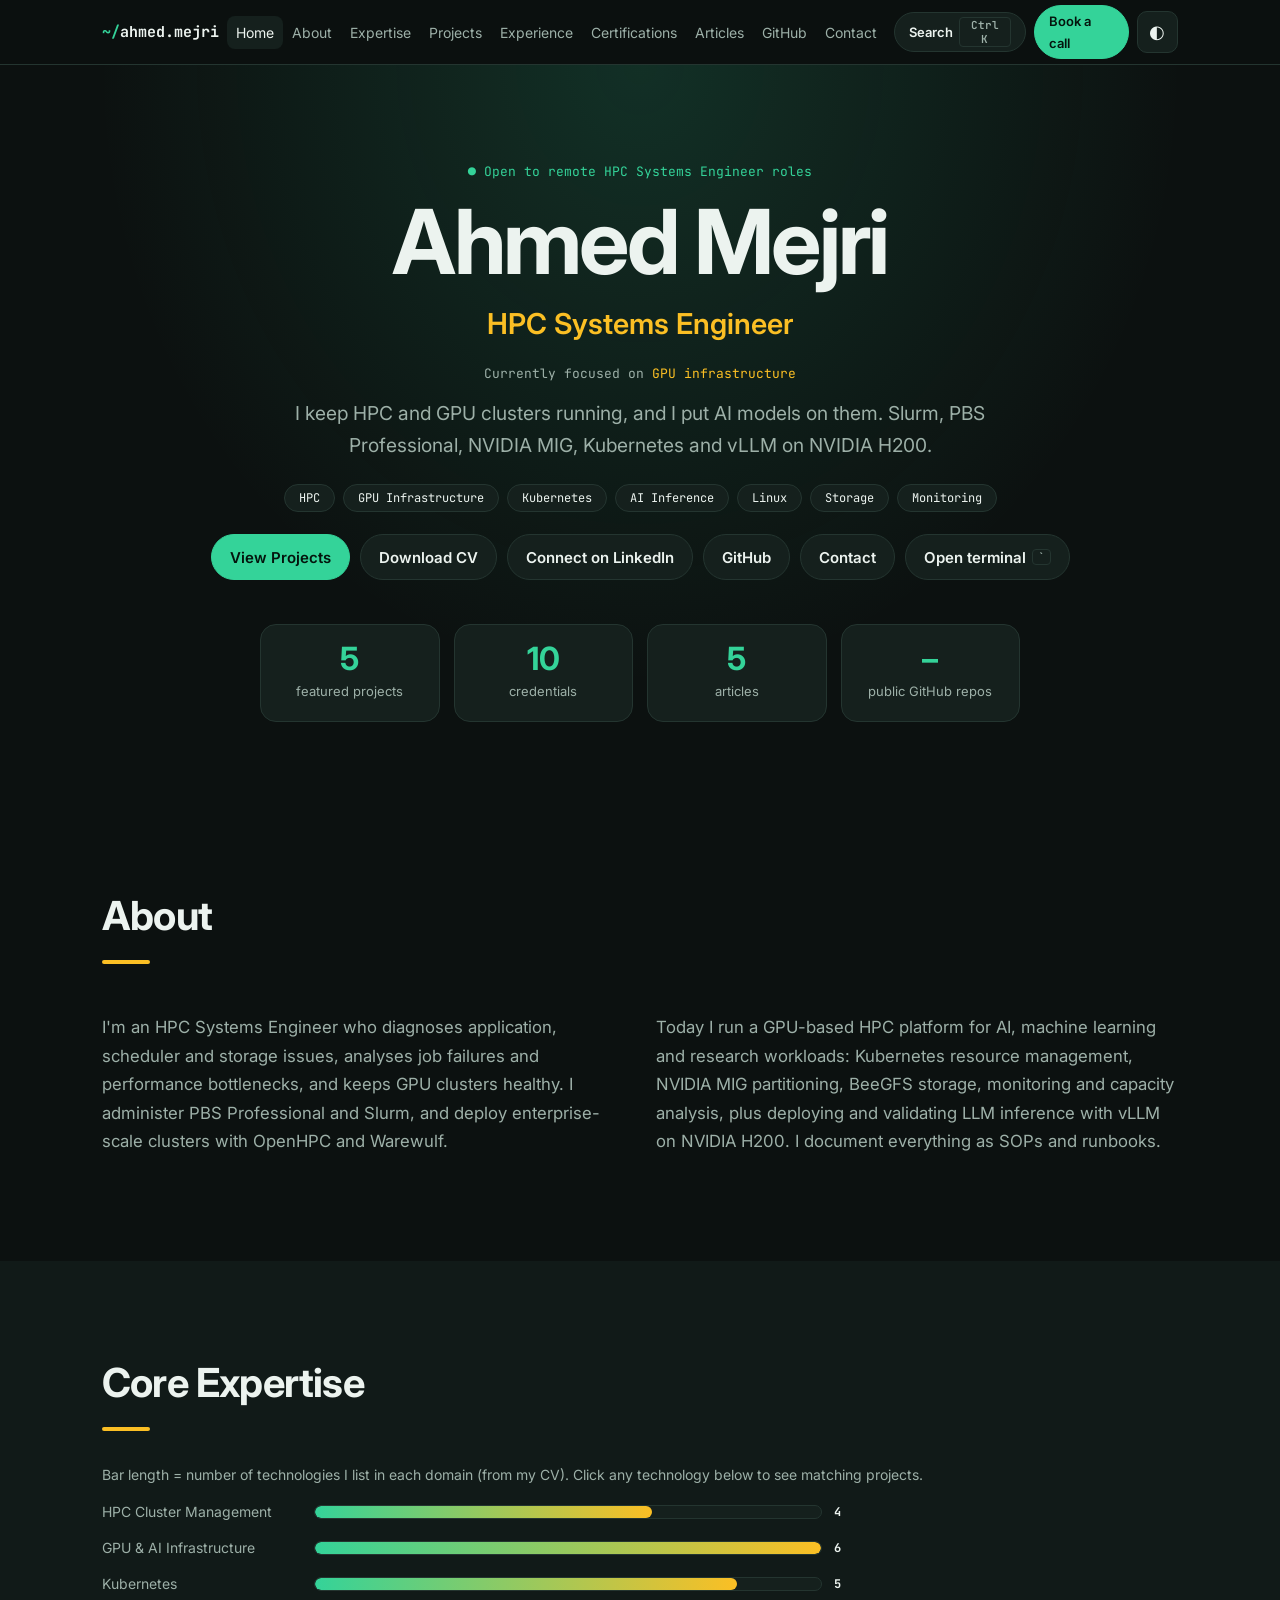
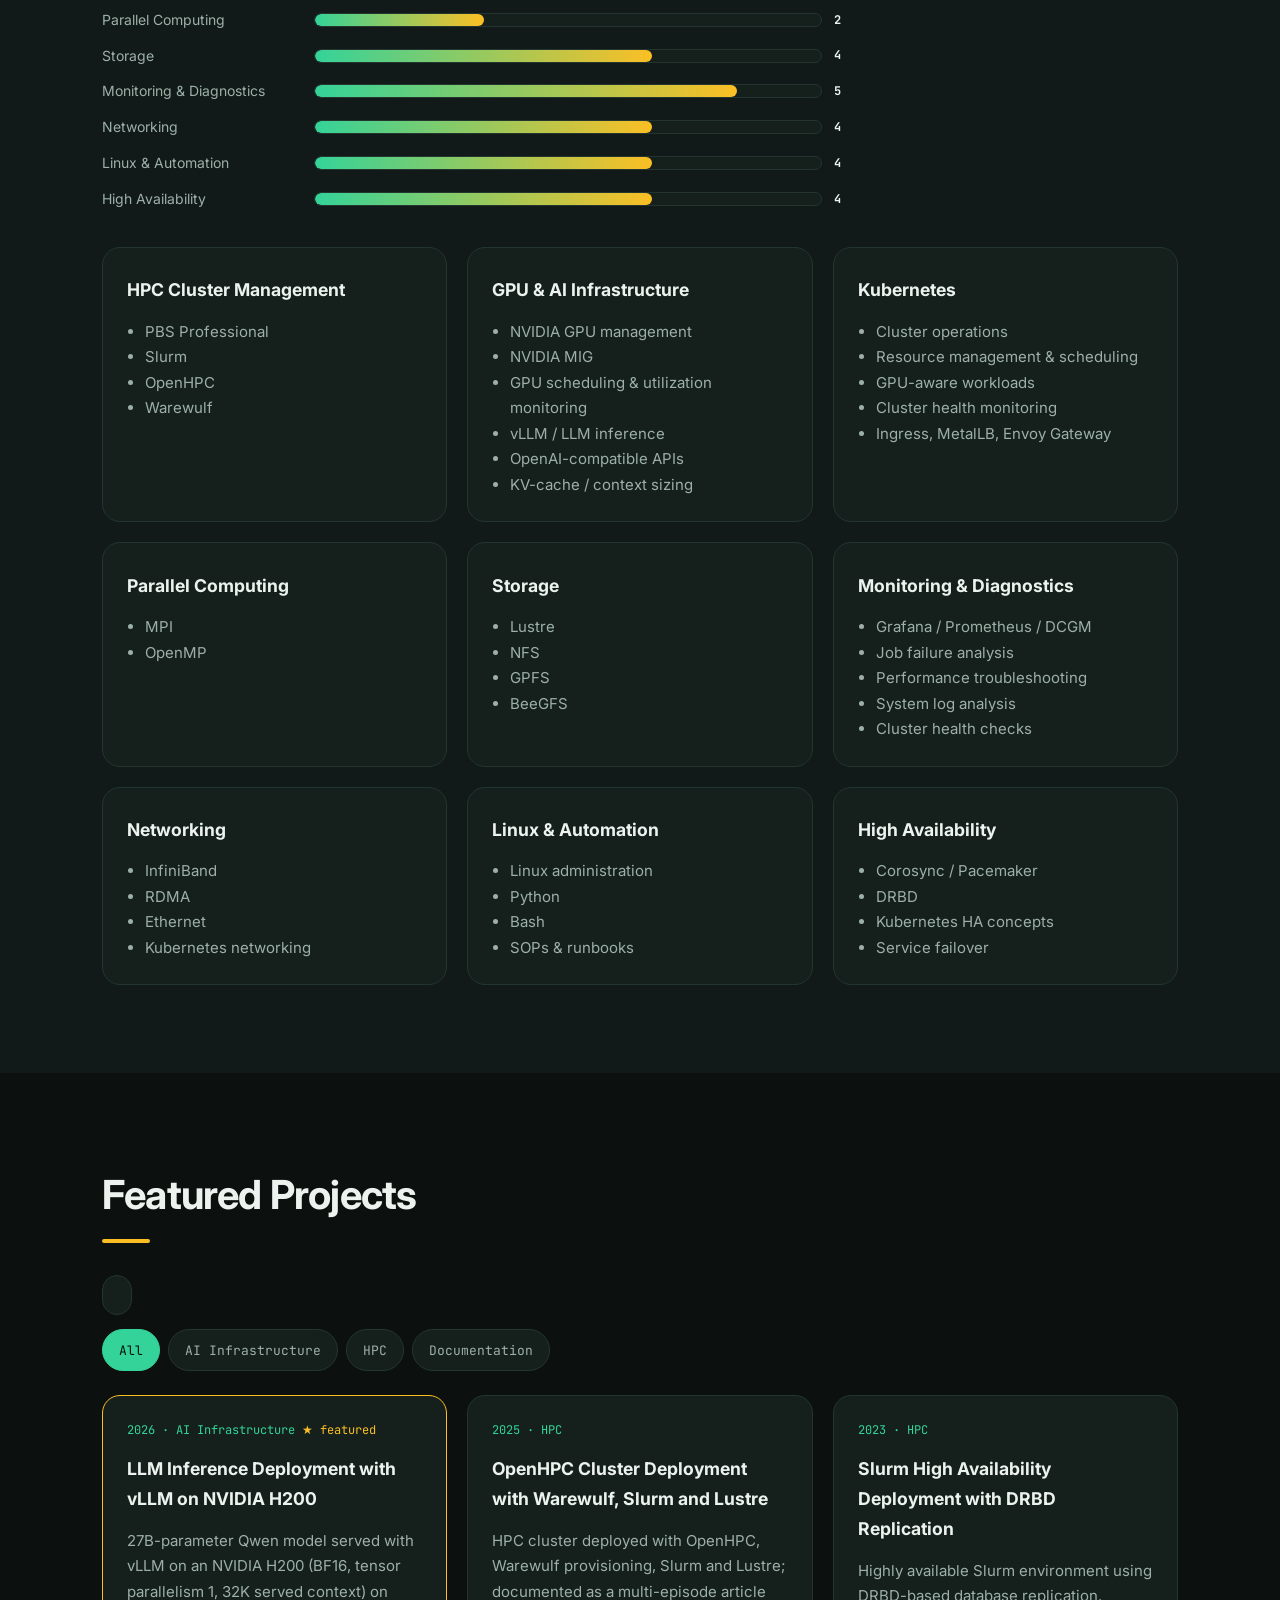
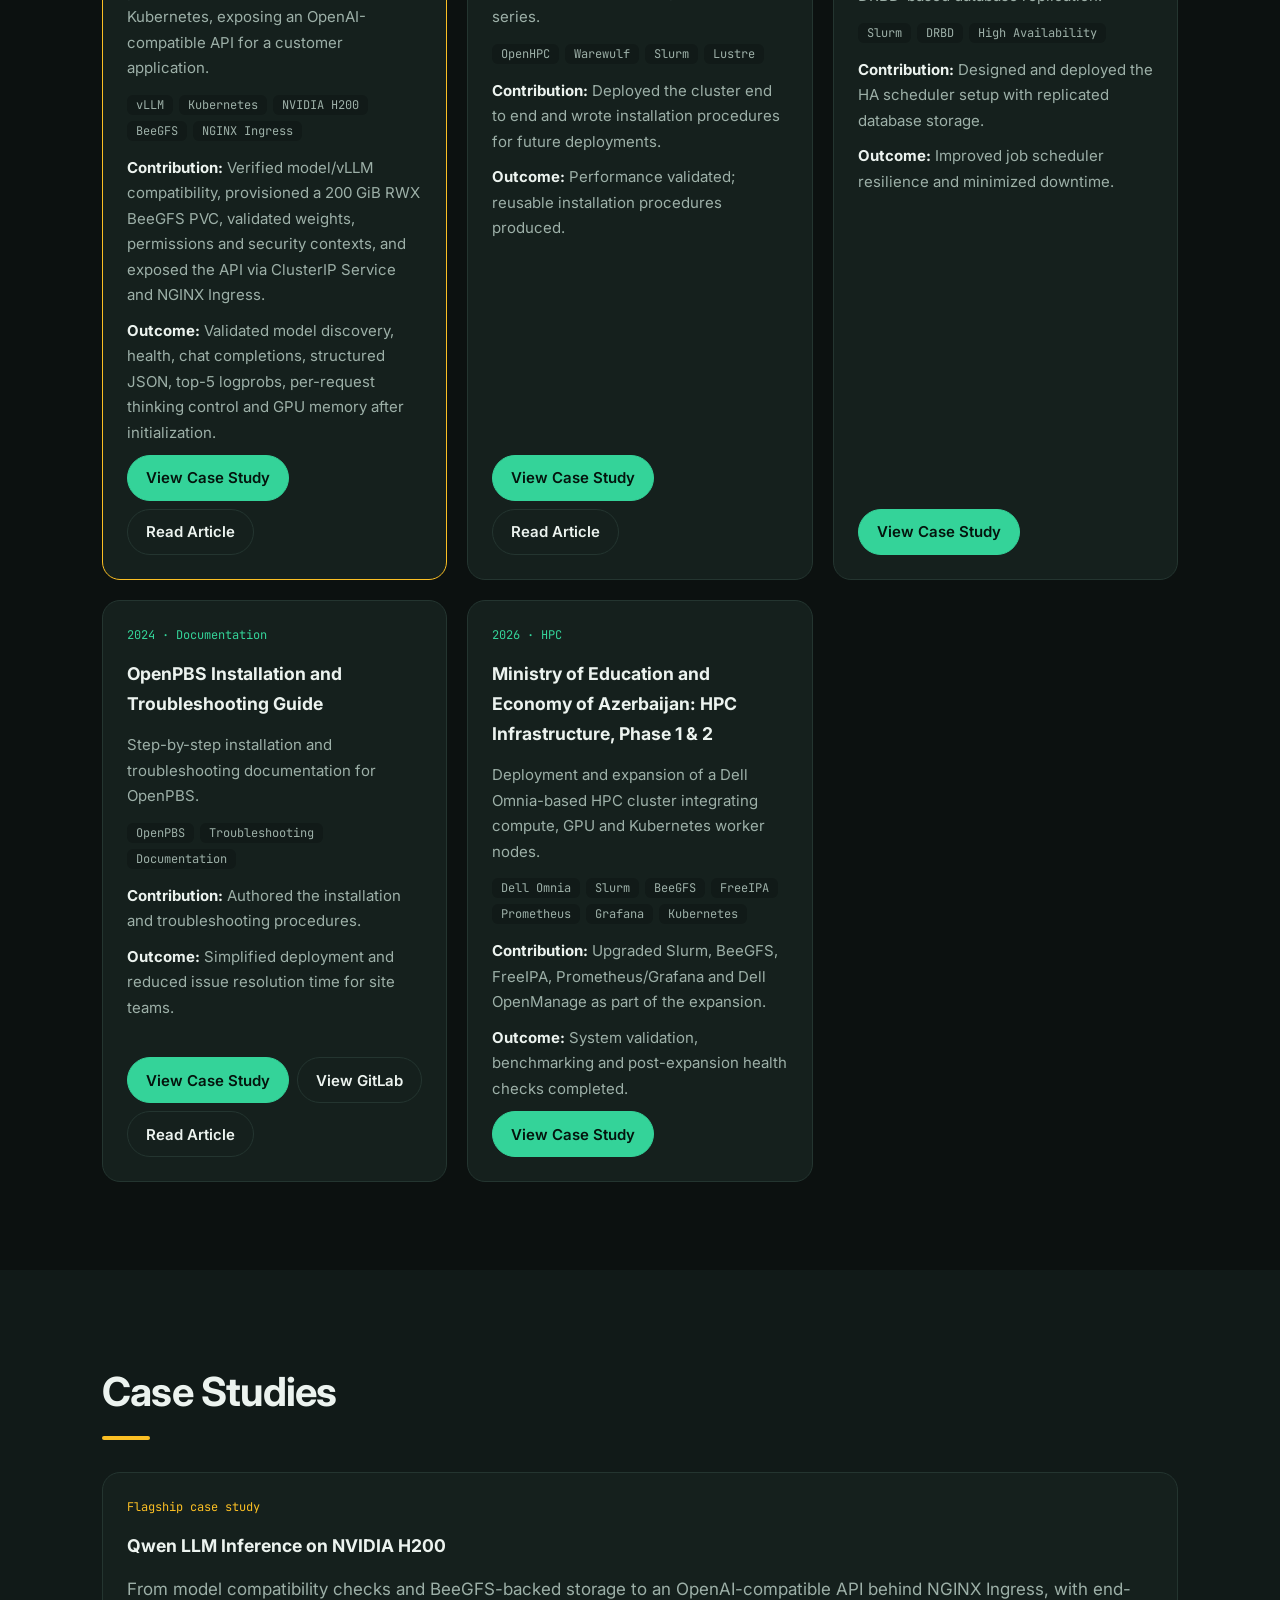
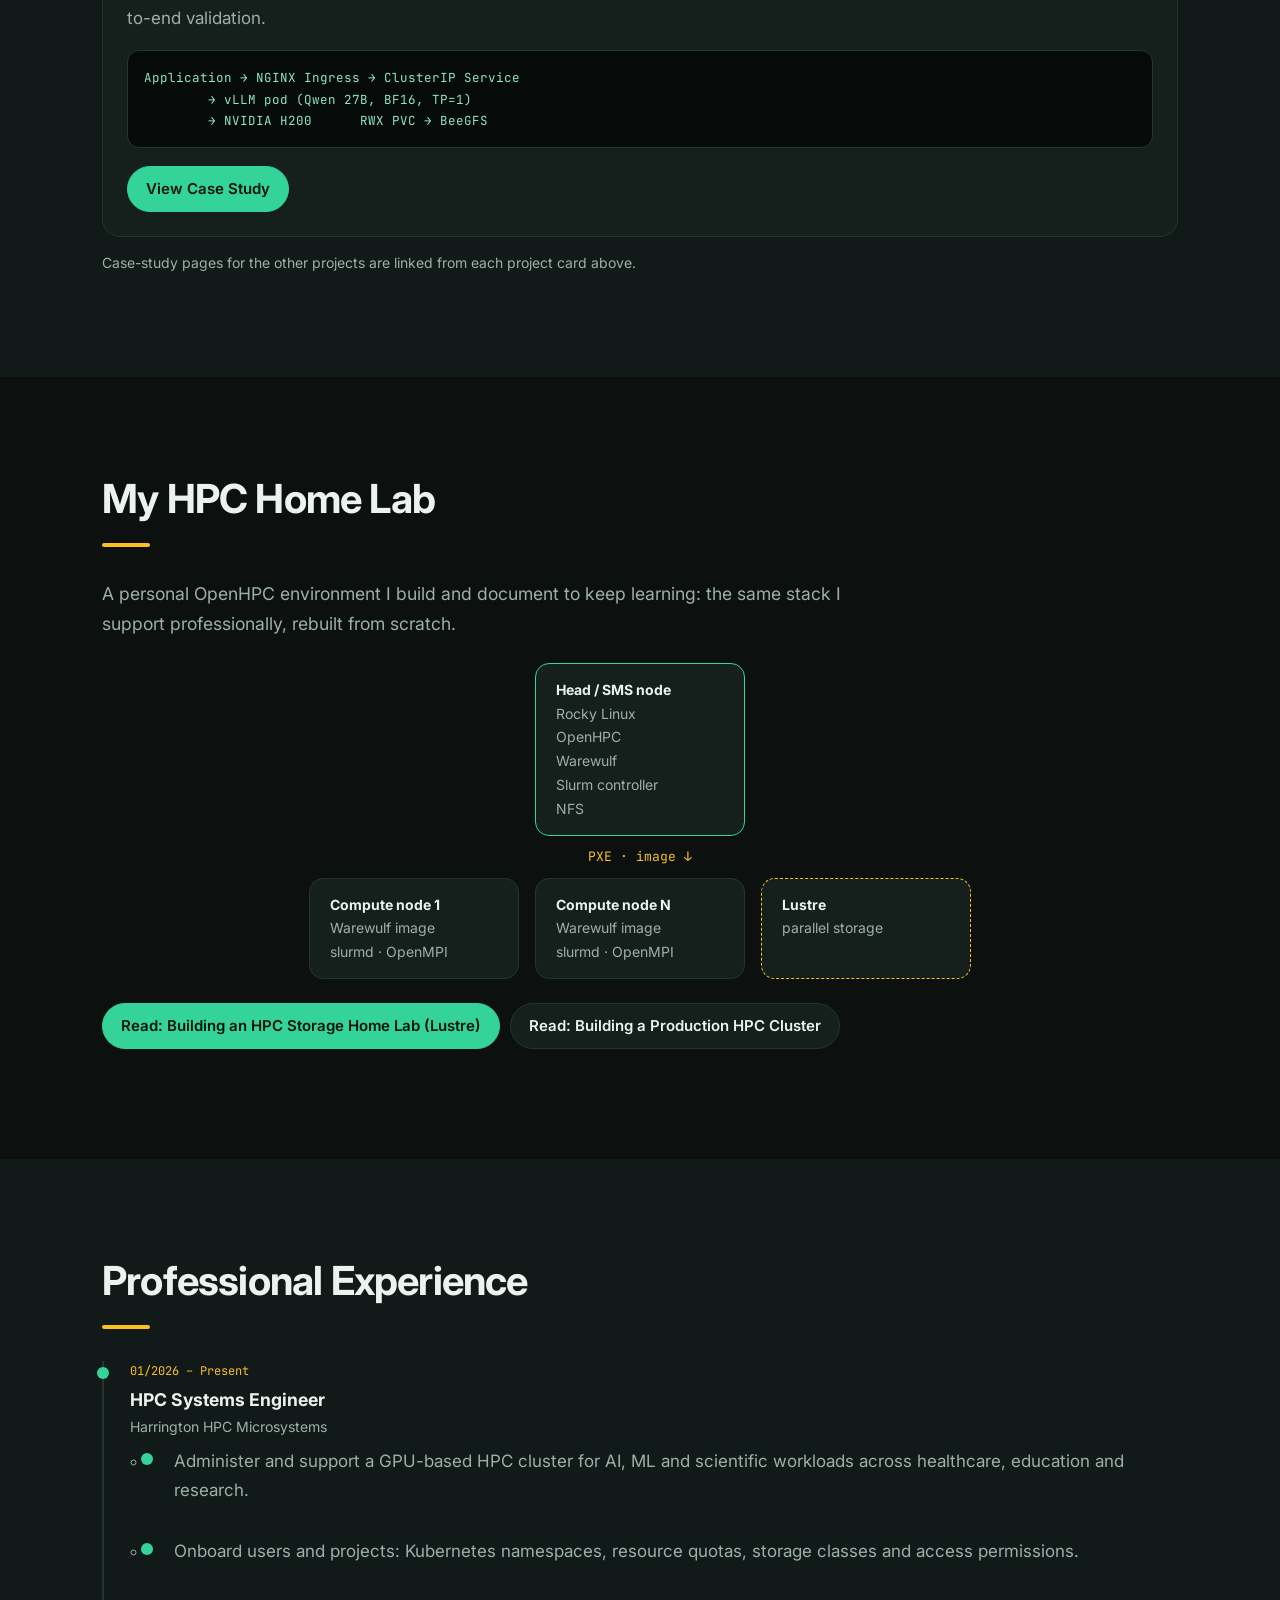
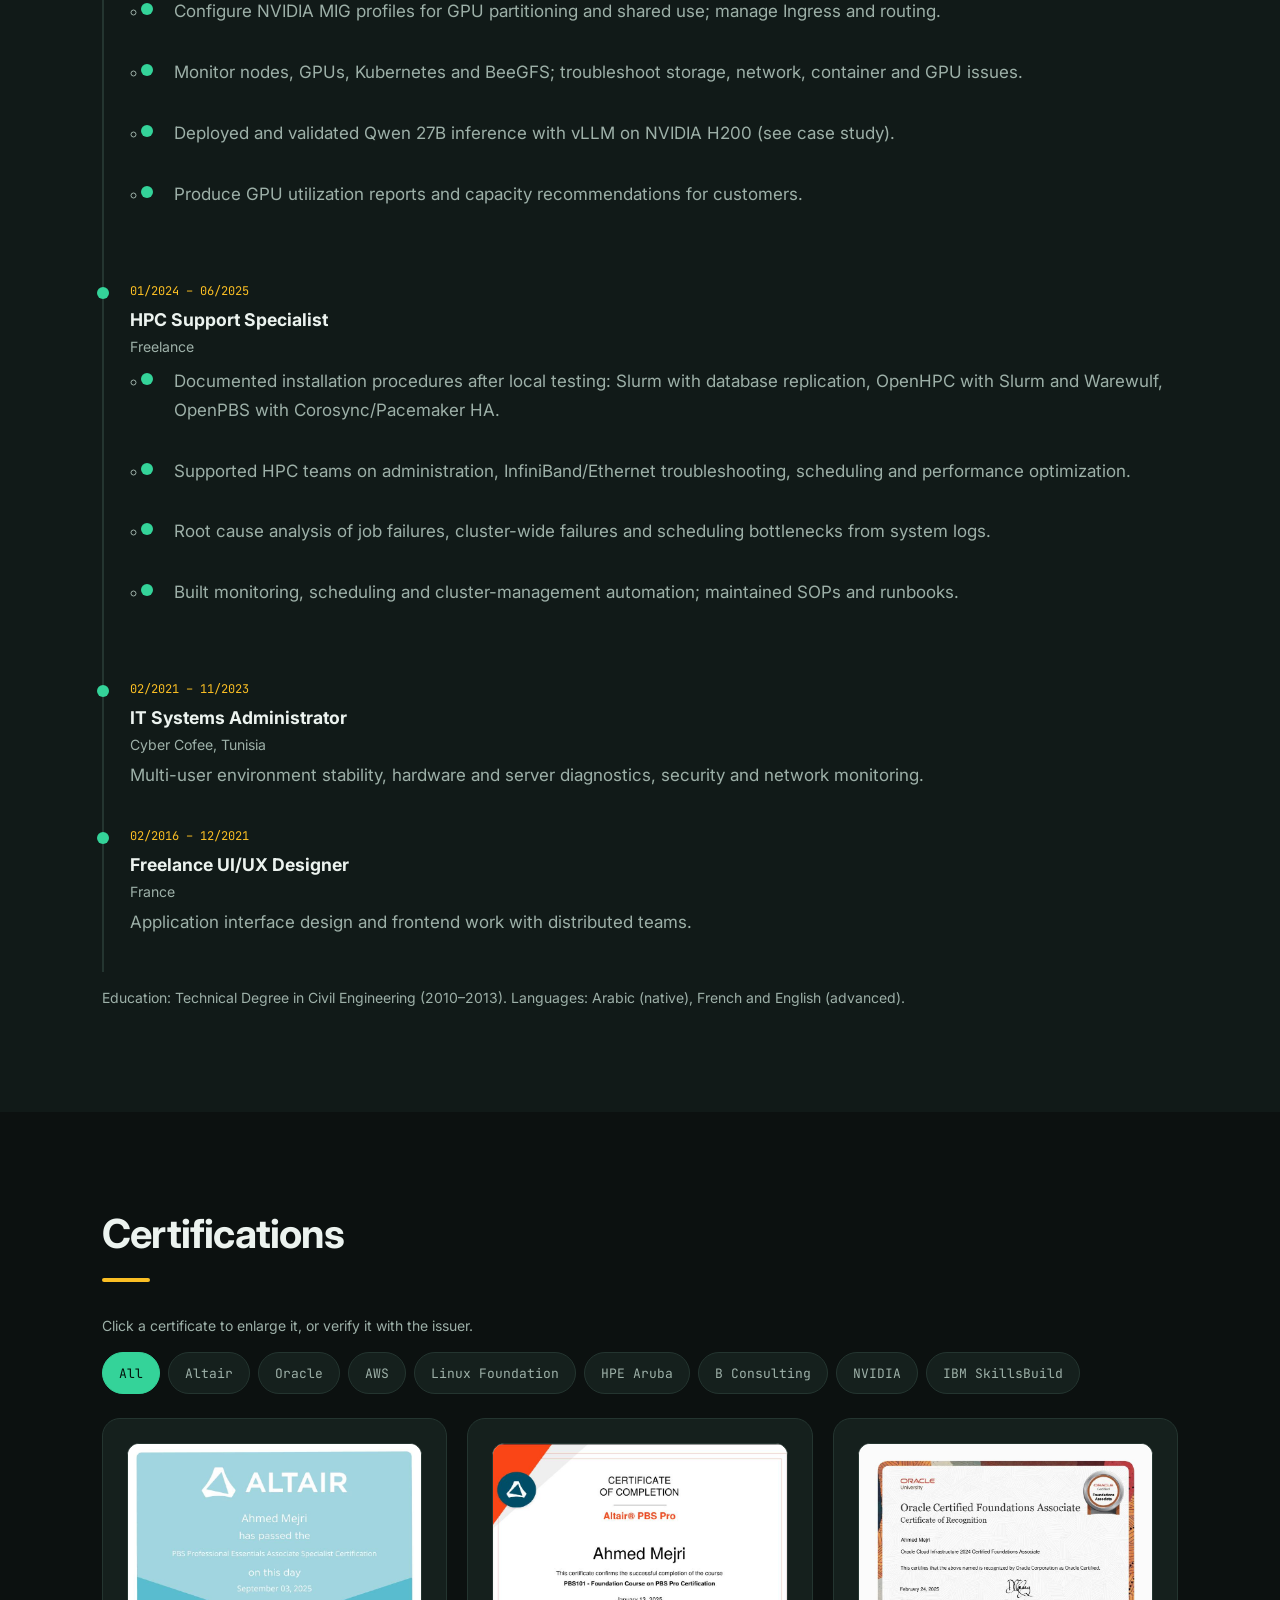
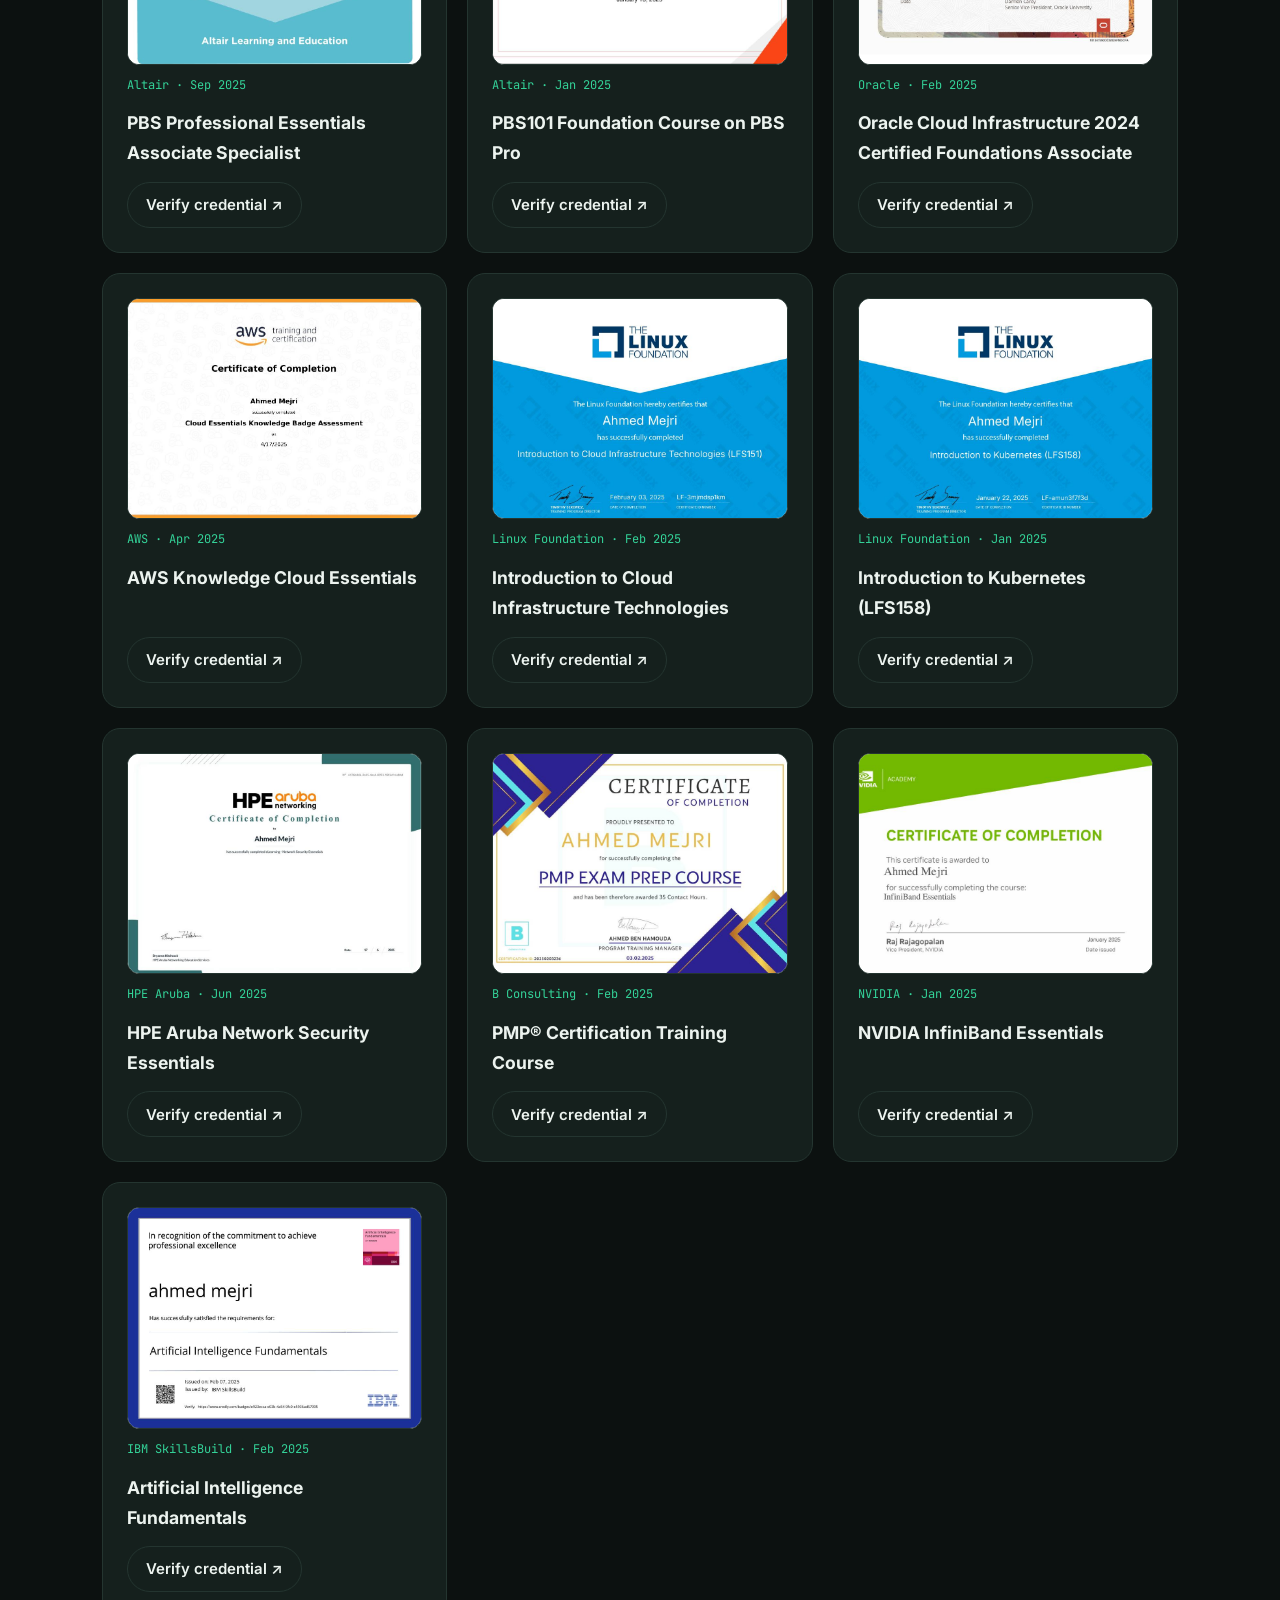
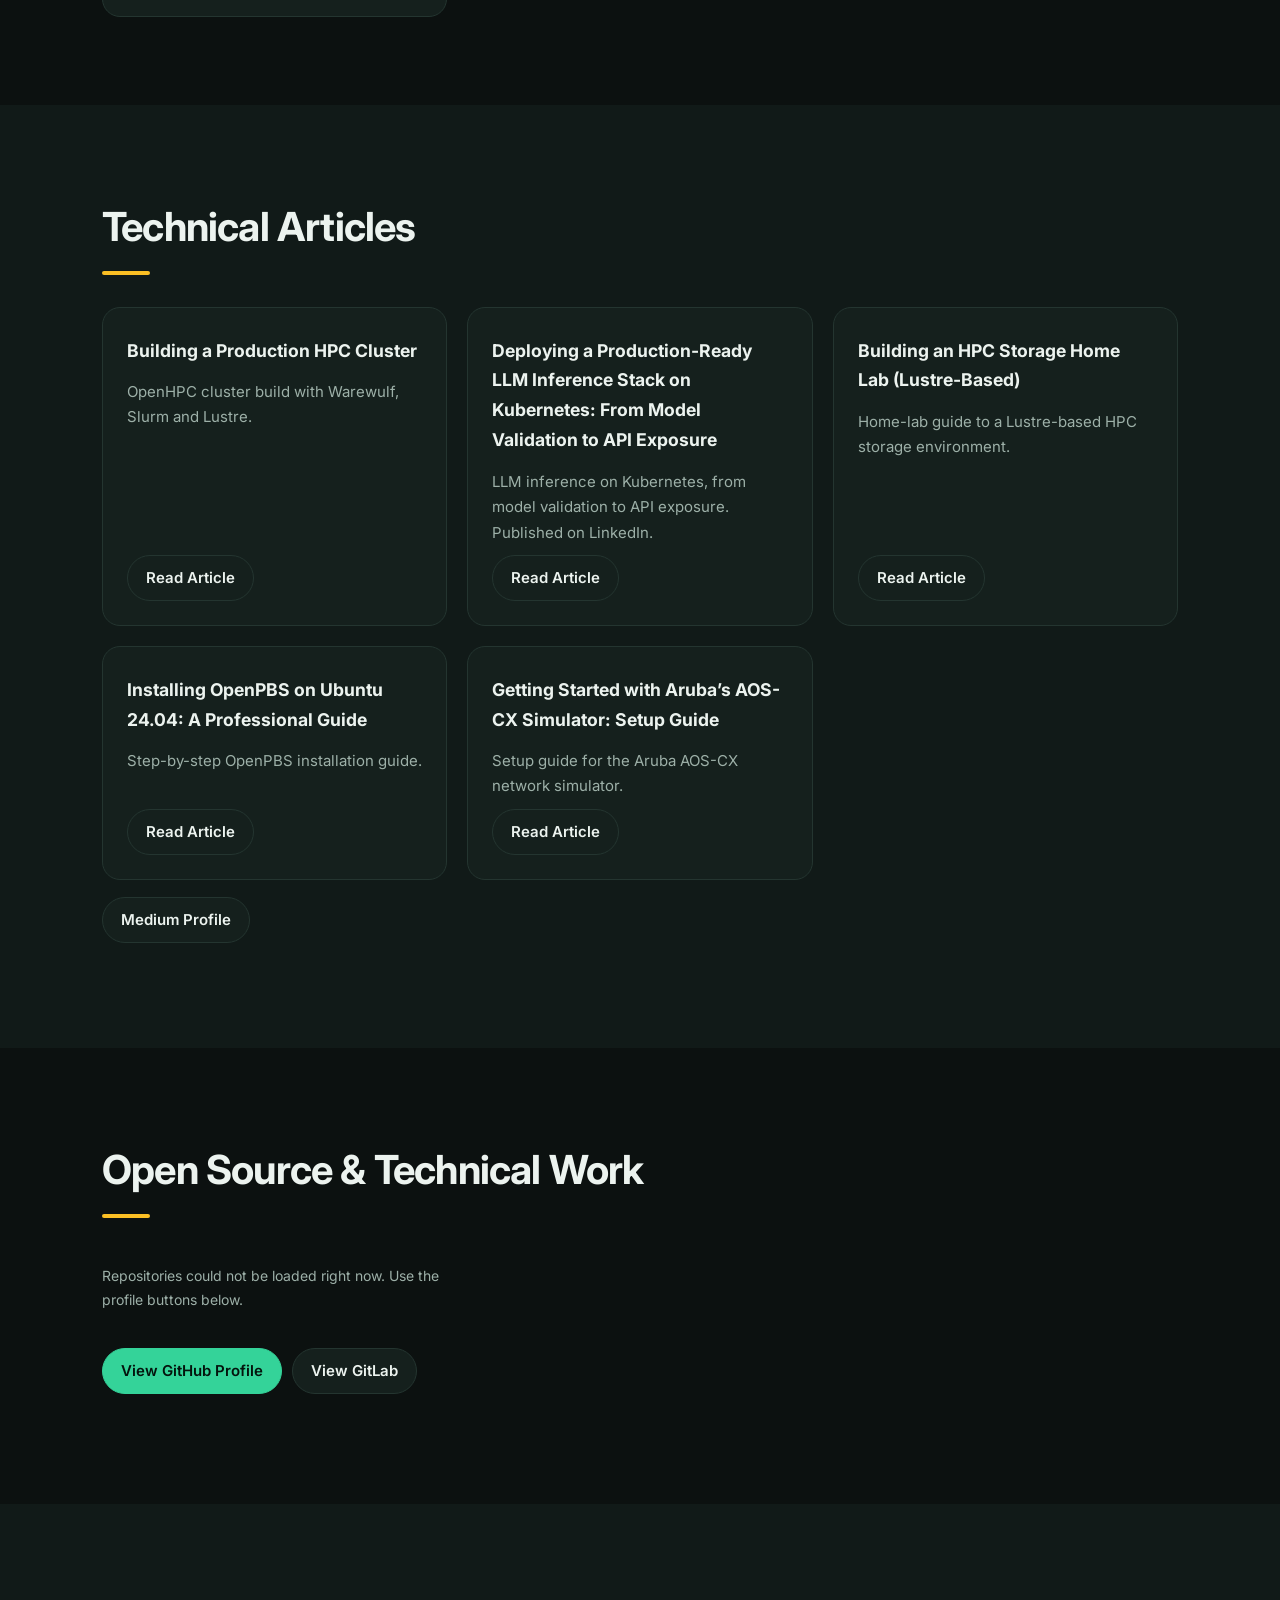
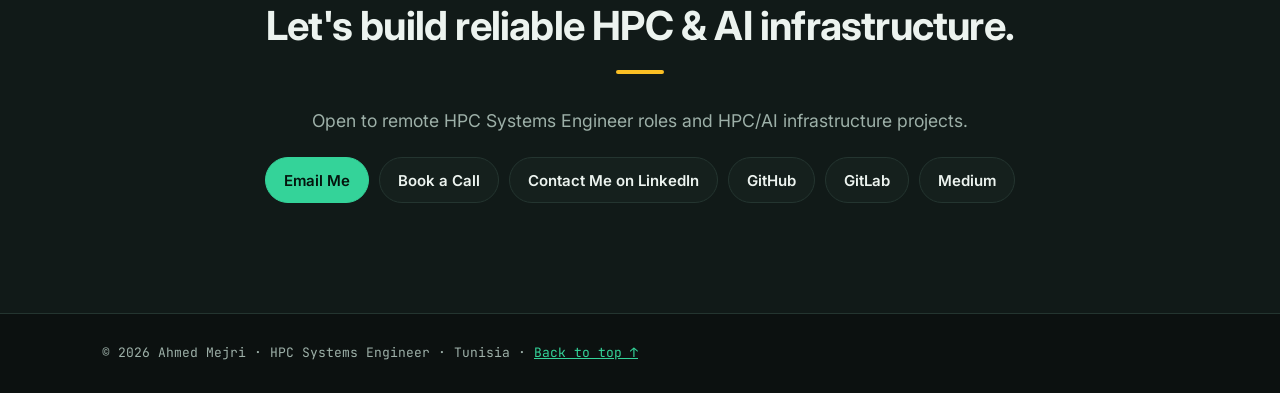
<file: index.html>
<!DOCTYPE html>
<html lang="en" data-theme="dark">
<head>
<meta charset="utf-8">
<meta name="viewport" content="width=device-width, initial-scale=1">
<title>Ahmed Mejri | HPC Systems Engineer</title>
<meta name="description" content="HPC Systems Engineer specializing in HPC infrastructure, NVIDIA GPU workloads, Kubernetes, Slurm, PBS Professional, AI inference and Linux systems.">
<link rel="canonical" href="https://ahmedmejri1.github.io/">
<meta property="og:type" content="website"><meta property="og:title" content="Ahmed Mejri | HPC Systems Engineer">
<meta property="og:description" content="HPC, NVIDIA GPU infrastructure, Kubernetes, Slurm, PBS Professional and AI inference.">
<meta property="og:url" content="https://ahmedmejri1.github.io/"><meta property="og:image" content="https://ahmedmejri1.github.io/assets/images/og-image.svg">
<meta name="twitter:card" content="summary_large_image"><meta name="twitter:title" content="Ahmed Mejri | HPC Systems Engineer">
<meta name="twitter:description" content="HPC, NVIDIA GPU infrastructure, Kubernetes, Slurm, PBS Professional and AI inference."><meta name="twitter:image" content="https://ahmedmejri1.github.io/assets/images/og-image.svg">
<meta name="theme-color" content="#0b0f14">
<link rel="icon" href="assets/images/favicon.svg" type="image/svg+xml">
<link rel="manifest" href="manifest.json">
<link rel="preconnect" href="https://fonts.googleapis.com"><link rel="preconnect" href="https://fonts.gstatic.com" crossorigin>
<link href="https://fonts.googleapis.com/css2?family=Inter:wght@400;500;600;700&family=JetBrains+Mono:wght@400;600&display=swap" rel="stylesheet">
<link rel="stylesheet" href="css/style.css">
<script>try{var t=localStorage.getItem('theme');if(t)document.documentElement.dataset.theme=t}catch(e){}</script>
</head>
<body>
<a class="skip" href="#main">Skip to content</a>
<header class="nav"><div class="wrap navin">
<a class="logo" href="#home" aria-label="Ahmed Mejri home"><span>~/</span>ahmed.mejri</a>
<nav id="menu" aria-label="Primary"><ul>
<li><a href="#home">Home</a></li><li><a href="#about">About</a></li><li><a href="#expertise">Expertise</a></li><li><a href="#projects">Projects</a></li><li><a href="#experience">Experience</a></li><li><a href="#certifications">Certifications</a></li><li><a href="#articles">Articles</a></li><li><a href="#github">GitHub</a></li><li><a href="#contact">Contact</a></li>
</ul></nav>
<button id="searchbtn" class="btn sm" type="button" aria-label="Search (Ctrl K)">Search <kbd>Ctrl K</kbd></button>
<a class="btn primary sm bookbtn" href="https://calendly.com/ahmedmejri5/30min" target="_blank" rel="noopener">Book a call</a>
<button id="theme" class="icon" aria-label="Toggle dark/light theme">◐</button>
<button id="burger" class="icon" aria-label="Open menu" aria-expanded="false" aria-controls="menu">☰</button>
</div></header>
<main id="main">
<section id="home" class="hero"><div class="wrap">
<p class="eyebrow mono">● Open to remote HPC Systems Engineer roles</p>
<h1>Ahmed Mejri</h1>
<p class="role">HPC Systems Engineer</p>
<p class="mono rotline">Currently focused on <span id="rot">HPC clusters</span></p>
<p class="lead">I keep HPC and GPU clusters running, and I put AI models on them. Slurm, PBS Professional, NVIDIA MIG, Kubernetes and vLLM on NVIDIA H200.</p>
<ul class="chips mono"><li>HPC</li><li>GPU Infrastructure</li><li>Kubernetes</li><li>AI Inference</li><li>Linux</li><li>Storage</li><li>Monitoring</li></ul>
<div class="cta mid">
<a class="btn primary" href="#projects">View Projects</a>
<a class="btn" href="assets/Ahmed-Mejri-HPC-Systems-Engineer-CV.pdf" download>Download CV</a>
<a class="btn" href="https://www.linkedin.com/in/ahmedmejri2025/" target="_blank" rel="noopener">Connect on LinkedIn</a>
<a class="btn" href="https://github.com/AhmedMejri1" target="_blank" rel="noopener">GitHub</a>
<a class="btn" href="#contact">Contact</a>
<button class="btn" id="termtoggle" type="button" aria-expanded="false" aria-controls="termwrap">Open terminal <kbd>`</kbd></button>
</div>
<div class="stats" id="stats" aria-label="Portfolio numbers"></div>
</div>
<div id="termwrap" class="drawer" hidden><div class="term" role="region" aria-label="Interactive terminal">
<div class="termbar mono">ahmed@hpc ~ <button type="button" id="termclose" aria-label="Close terminal">✕</button></div>
<div id="out" class="mono" aria-live="polite"></div>
<label class="prompt mono"><span>$</span><input id="in" autocomplete="off" spellcheck="false" aria-label="Terminal command, type help"></label>
</div></div></section>

<section id="about"><div class="wrap">
<h2>About</h2>
<div class="two">
<p>I'm an HPC Systems Engineer who diagnoses application, scheduler and storage issues, analyses job failures and performance bottlenecks, and keeps GPU clusters healthy. I administer PBS Professional and Slurm, and deploy enterprise-scale clusters with OpenHPC and Warewulf.</p>
<p>Today I run a GPU-based HPC platform for AI, machine learning and research workloads: Kubernetes resource management, NVIDIA MIG partitioning, BeeGFS storage, monitoring and capacity analysis, plus deploying and validating LLM inference with vLLM on NVIDIA H200. I document everything as SOPs and runbooks.</p>
</div></div></section>

<section id="expertise" class="alt"><div class="wrap">
<h2>Core Expertise</h2>
<p class="note">Bar length = number of technologies I list in each domain (from my CV). Click any technology below to see matching projects.</p>
<div id="skgraph" class="skgraph" role="img" aria-label="Chart: number of technologies per expertise domain"></div>
<div class="grid" id="skills"></div>
</div></section>

<section id="projects"><div class="wrap">
<h2>Featured Projects</h2>
<button id="skclear" class="btn sm" type="button" hidden></button>
<div class="filters" id="filters" role="group" aria-label="Filter projects"></div>
<div class="grid pgrid" id="pgrid"><noscript>Enable JavaScript to view projects.</noscript></div>
</div></section>

<section id="casestudies" class="alt"><div class="wrap">
<h2>Case Studies</h2>
<a class="case" href="projects/qwen-h200-vllm.html">
<span class="mono tag">Flagship case study</span>
<h3>Qwen LLM Inference on NVIDIA H200</h3>
<p>From model compatibility checks and BeeGFS-backed storage to an OpenAI-compatible API behind NGINX Ingress, with end-to-end validation.</p>
<pre class="diagram mono" aria-label="Architecture diagram">Application → NGINX Ingress → ClusterIP Service
        → vLLM pod (Qwen 27B, BF16, TP=1)
        → NVIDIA H200      RWX PVC → BeeGFS</pre>
<span class="btn primary">View Case Study</span></a>
<p class="note">Case-study pages for the other projects are linked from each project card above.</p>
</div></section>

<section id="homelab"><div class="wrap">
<h2>My HPC Home Lab</h2>
<p class="lead2">A personal OpenHPC environment I build and document to keep learning: the same stack I support professionally, rebuilt from scratch.</p>
<div class="lab" role="img" aria-label="Home lab architecture: head node running Rocky Linux, OpenHPC, Warewulf, Slurm and NFS, provisioning compute nodes with OpenMPI, connected to Lustre storage">
<div class="node head"><b>Head / SMS node</b><span>Rocky Linux</span><span>OpenHPC</span><span>Warewulf</span><span>Slurm controller</span><span>NFS</span></div>
<div class="arrow mono">PXE · image ↓</div>
<div class="row"><div class="node"><b>Compute node 1</b><span>Warewulf image</span><span>slurmd · OpenMPI</span></div><div class="node"><b>Compute node N</b><span>Warewulf image</span><span>slurmd · OpenMPI</span></div><div class="node st"><b>Lustre</b><span>parallel storage</span></div></div>
</div>
<p class="cta"><a class="btn primary" href="https://medium.com/@ahmedmejri5/building-an-hpc-storage-home-lab-lustre-based-31c41f83fd79?sharedUserId=ahmedmejri5" target="_blank" rel="noopener">Read: Building an HPC Storage Home Lab (Lustre)</a><a class="btn" href="https://medium.com/@ahmedmejri5/building-a-production-hpc-cluster-c23513d42399?sharedUserId=ahmedmejri5" target="_blank" rel="noopener">Read: Building a Production HPC Cluster</a></p>
</div></section>

<section id="experience" class="alt"><div class="wrap">
<h2>Professional Experience</h2>
<ol class="timeline">
<li><div class="when mono">01/2026 – Present</div><h3>HPC Systems Engineer <small>Harrington HPC Microsystems</small></h3>
<ul><li>Administer and support a GPU-based HPC cluster for AI, ML and scientific workloads across healthcare, education and research.</li>
<li>Onboard users and projects: Kubernetes namespaces, resource quotas, storage classes and access permissions.</li>
<li>Configure NVIDIA MIG profiles for GPU partitioning and shared use; manage Ingress and routing.</li>
<li>Monitor nodes, GPUs, Kubernetes and BeeGFS; troubleshoot storage, network, container and GPU issues.</li>
<li>Deployed and validated Qwen 27B inference with vLLM on NVIDIA H200 (see case study).</li>
<li>Produce GPU utilization reports and capacity recommendations for customers.</li></ul></li>
<li><div class="when mono">01/2024 – 06/2025</div><h3>HPC Support Specialist <small>Freelance</small></h3>
<ul><li>Documented installation procedures after local testing: Slurm with database replication, OpenHPC with Slurm and Warewulf, OpenPBS with Corosync/Pacemaker HA.</li>
<li>Supported HPC teams on administration, InfiniBand/Ethernet troubleshooting, scheduling and performance optimization.</li>
<li>Root cause analysis of job failures, cluster-wide failures and scheduling bottlenecks from system logs.</li>
<li>Built monitoring, scheduling and cluster-management automation; maintained SOPs and runbooks.</li></ul></li>
<li class="old"><div class="when mono">02/2021 – 11/2023</div><h3>IT Systems Administrator <small>Cyber Cofee, Tunisia</small></h3><p>Multi-user environment stability, hardware and server diagnostics, security and network monitoring.</p></li>
<li class="old"><div class="when mono">02/2016 – 12/2021</div><h3>Freelance UI/UX Designer <small>France</small></h3><p>Application interface design and frontend work with distributed teams.</p></li>
</ol>
<p class="note">Education: Technical Degree in Civil Engineering (2010–2013). Languages: Arabic (native), French and English (advanced).</p>
</div></section>

<section id="certifications"><div class="wrap">
<h2>Certifications</h2>
<p class="note">Click a certificate to enlarge it, or verify it with the issuer.</p>
<div class="filters" id="certfilters" role="group" aria-label="Filter by issuer"></div>
<div class="grid" id="certgrid"></div>
</div></section>

<section id="articles" class="alt"><div class="wrap">
<h2>Technical Articles</h2>
<div class="grid" id="artgrid"></div>
<p><a class="btn" href="https://medium.com/@ahmedmejri5" target="_blank" rel="noopener">Medium Profile</a></p>
</div></section>

<section id="github"><div class="wrap">
<h2>Open Source &amp; Technical Work</h2>
<div class="grid" id="repos"><p class="note">Loading public repositories…</p></div>
<p class="cta"><a class="btn primary" href="https://github.com/AhmedMejri1" target="_blank" rel="noopener">View GitHub Profile</a> <a class="btn" href="https://gitlab.com/ahmedmejri5" target="_blank" rel="noopener">View GitLab</a></p>
</div></section>

<section id="contact" class="alt"><div class="wrap center">
<h2>Let's build reliable HPC &amp; AI infrastructure.</h2>
<p class="lead2">Open to remote HPC Systems Engineer roles and HPC/AI infrastructure projects.</p>
<div class="cta mid">
<a class="btn primary" href="mailto:ahmedmejri5@gmail.com">Email Me</a>
<a class="btn" href="https://calendly.com/ahmedmejri5/30min" target="_blank" rel="noopener">Book a Call</a>
<a class="btn" href="https://www.linkedin.com/in/ahmedmejri2025/" target="_blank" rel="noopener">Contact Me on LinkedIn</a>
<a class="btn" href="https://github.com/AhmedMejri1" target="_blank" rel="noopener">GitHub</a>
<a class="btn" href="https://gitlab.com/ahmedmejri5" target="_blank" rel="noopener">GitLab</a>
<a class="btn" href="https://medium.com/@ahmedmejri5" target="_blank" rel="noopener">Medium</a>
</div></div></section>
</main>
<footer><div class="wrap mono">© <span id="yr">2026</span> Ahmed Mejri · HPC Systems Engineer · Tunisia · <a href="#home">Back to top ↑</a></div></footer>
<dialog id="pal" aria-label="Search"><input id="palq" placeholder="Search sections, projects, articles…" aria-label="Search"><ul id="pall"></ul></dialog>
<script src="js/projects.js"></script><script src="js/github.js"></script><script src="js/main.js"></script>
</body></html>
</file>
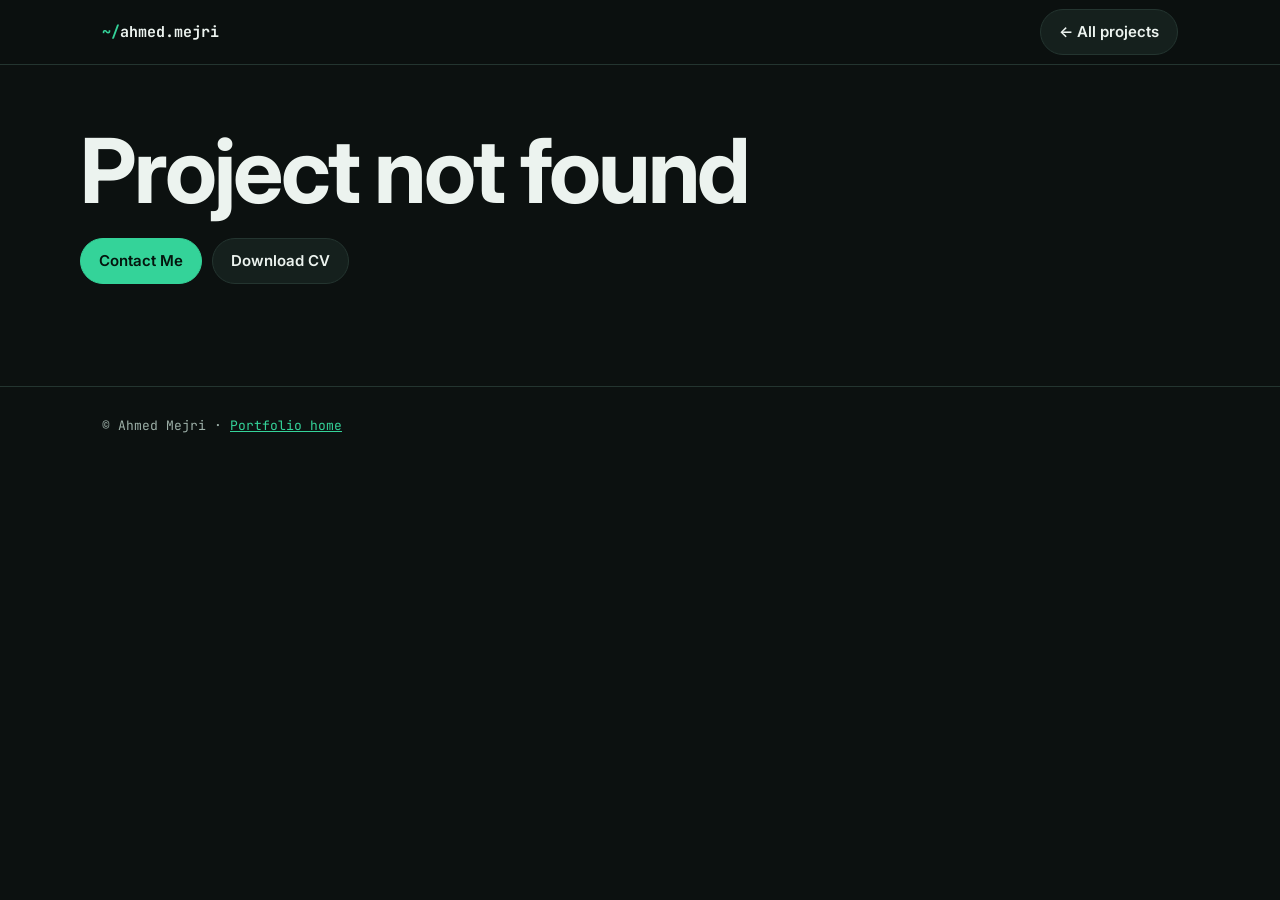
<file: projects/project.html>
<!DOCTYPE html><html lang="en" data-theme="dark"><head><meta charset="utf-8"><meta name="viewport" content="width=device-width, initial-scale=1"><meta name="theme-color" content="#0b0f14"><link rel="icon" href="../assets/images/favicon.svg" type="image/svg+xml"><link href="https://fonts.googleapis.com/css2?family=Inter:wght@400;500;600;700&family=JetBrains+Mono:wght@400;600&display=swap" rel="stylesheet"><link rel="stylesheet" href="../css/style.css"><script>try{var t=localStorage.getItem("theme");if(t)document.documentElement.dataset.theme=t}catch(e){}</script><title>Project | Ahmed Mejri</title>
</head><body><header class="nav"><div class="wrap navin"><a class="logo" href="../index.html#home"><span>~/</span>ahmed.mejri</a><a class="btn" href="../index.html#projects">← All projects</a></div></header><main class="wrap page">
<div id="p"></div>
<p class="cta"><a class="btn primary" href="../index.html#contact">Contact Me</a><a class="btn" href="../assets/Ahmed-Mejri-HPC-Systems-Engineer-CV.pdf" download>Download CV</a></p></main><footer><div class="wrap mono">© Ahmed Mejri · <a href="../index.html">Portfolio home</a></div></footer>
<script src="../js/projects.js"></script>
<script>
const id=new URLSearchParams(location.search).get('id'),p=PROJECTS.find(x=>x.id===id),d=document.getElementById('p');
const e=(t,x)=>{const n=document.createElement(t);n.textContent=x;return n};
if(!p){d.append(e('h1','Project not found'))}else{document.title=p.title+' | Ahmed Mejri';
const m=e('p',p.year+' · '+p.cat);m.className='mono tag';const h=e('h1',p.title);h.style.fontSize='2rem';
d.append(m,h,e('h2','Overview'),e('p',p.desc),e('h2','Engineering contribution'),e('p',p.contrib),e('h2','Outcome'),e('p',p.outcome),e('h2','Technologies'));
const u=document.createElement('ul');u.className='tags';p.tech.forEach(t=>u.append(Object.assign(document.createElement('li'),{textContent:t})));d.append(u);
const l=document.createElement('p');l.className='cta';p.links.filter(x=>!x[1].startsWith('projects/')).forEach(([t,hr])=>{const a=e('a',t);a.className='btn';a.href=hr;a.target='_blank';a.rel='noopener';l.append(a)});d.append(l);
if(id==='azerbaijan-hpc')d.append(e('p','Customer-specific infrastructure details are intentionally not published.'))}
</script></body></html>
</file>
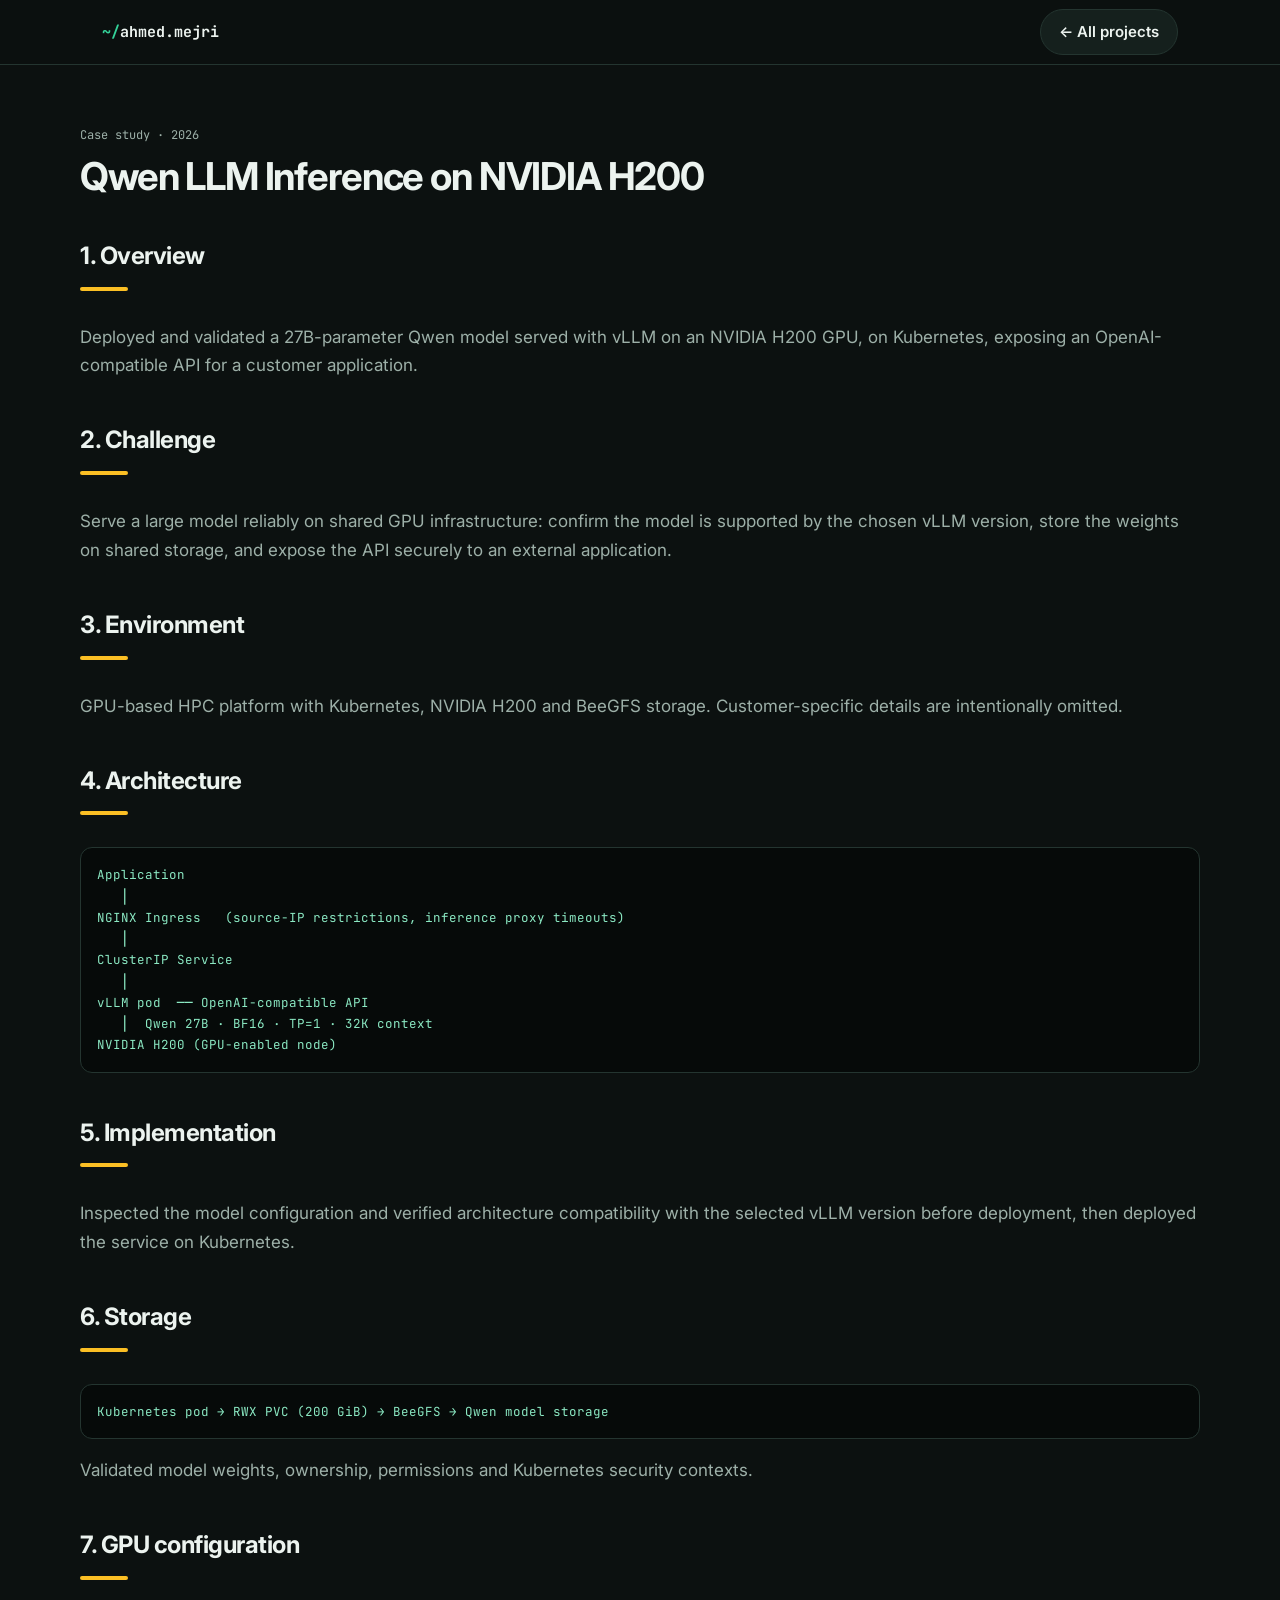
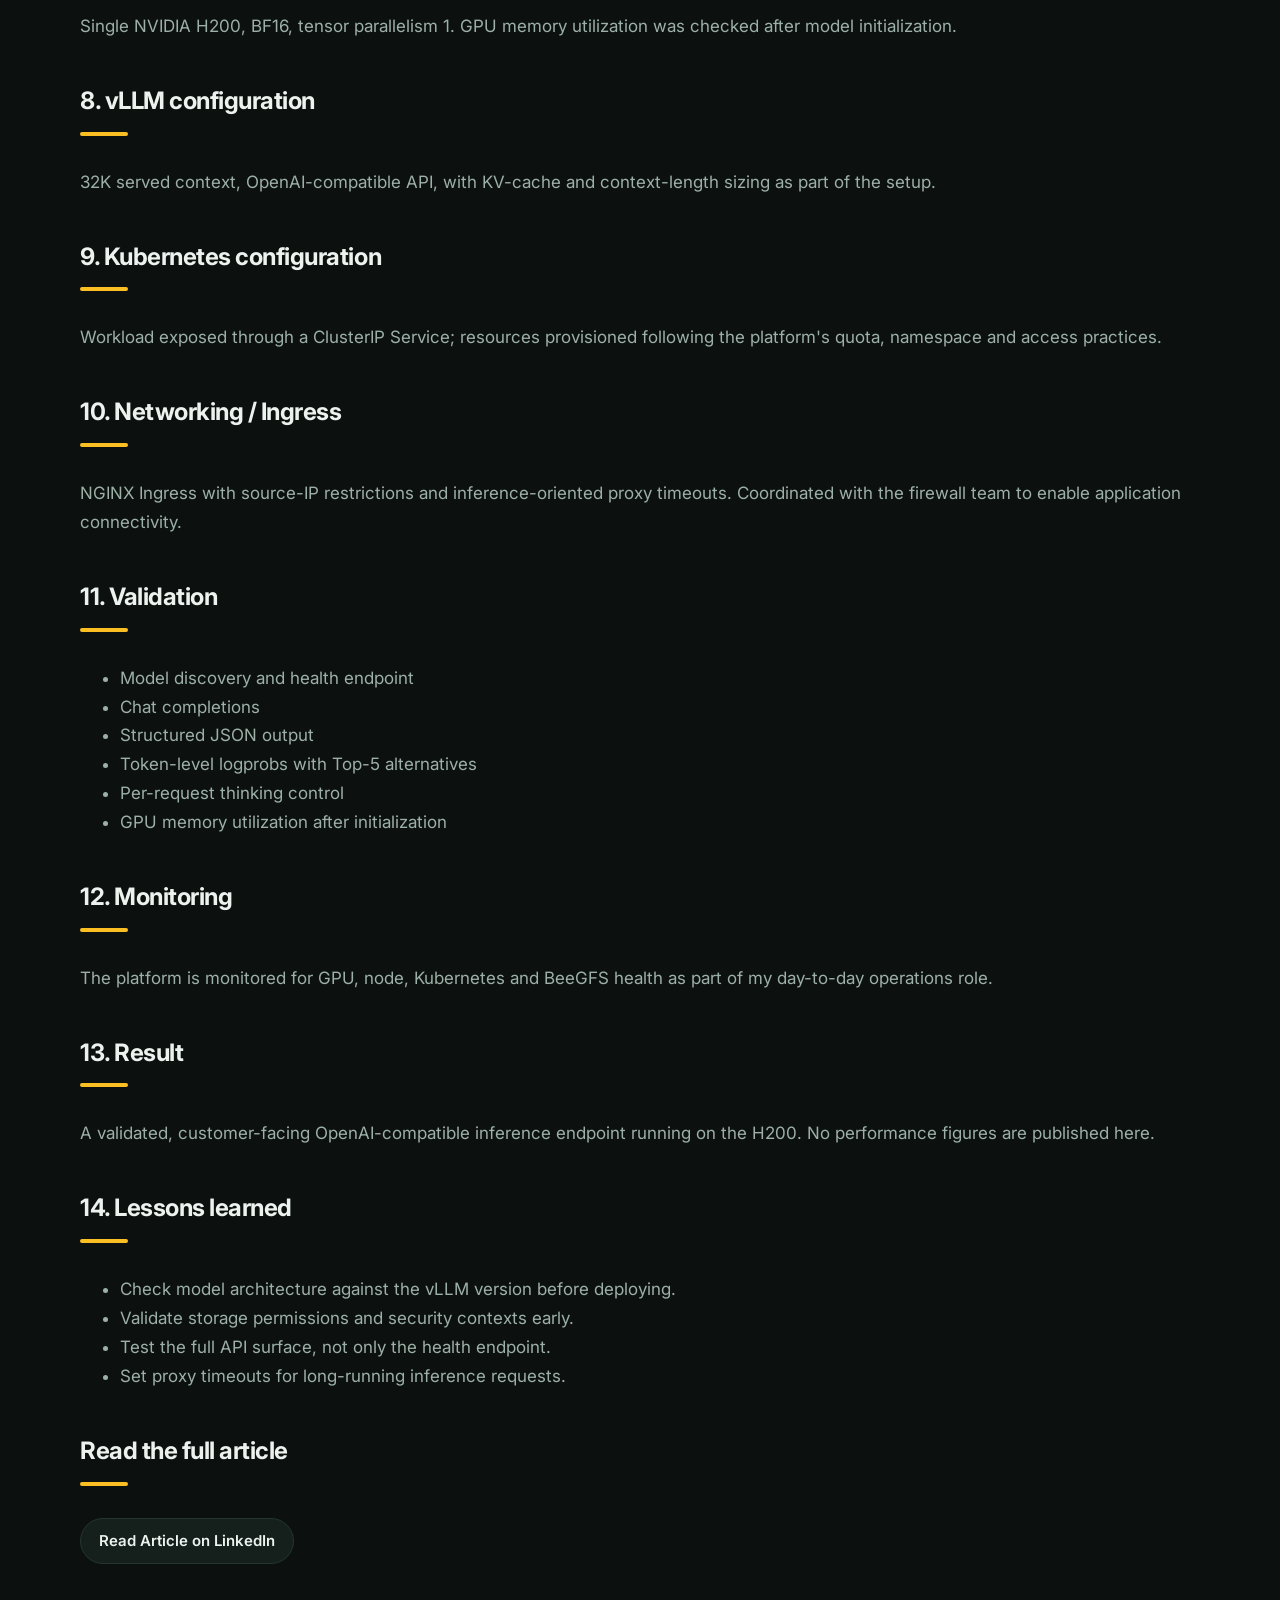
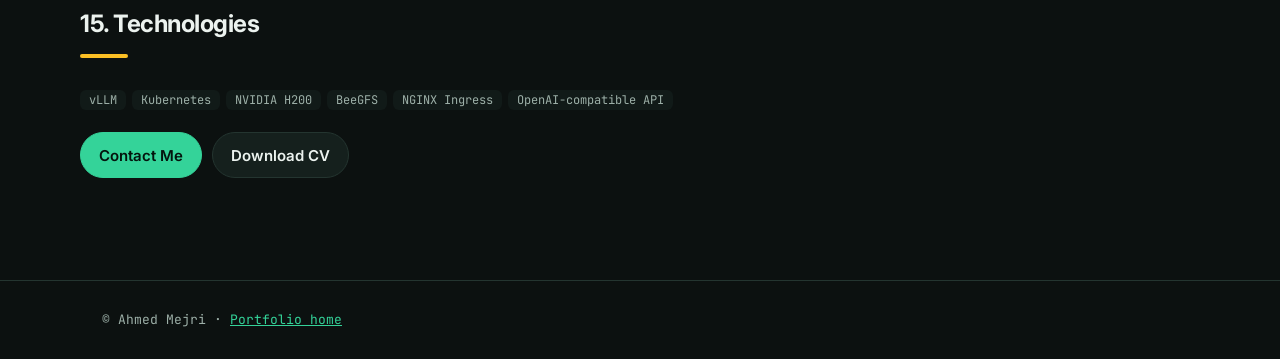
<file: projects/qwen-h200-vllm.html>
<!DOCTYPE html><html lang="en" data-theme="dark"><head><meta charset="utf-8"><meta name="viewport" content="width=device-width, initial-scale=1"><meta name="theme-color" content="#0b0f14"><link rel="icon" href="../assets/images/favicon.svg" type="image/svg+xml"><link href="https://fonts.googleapis.com/css2?family=Inter:wght@400;500;600;700&family=JetBrains+Mono:wght@400;600&display=swap" rel="stylesheet"><link rel="stylesheet" href="../css/style.css"><script>try{var t=localStorage.getItem("theme");if(t)document.documentElement.dataset.theme=t}catch(e){}</script><title>Qwen LLM Inference on NVIDIA H200 | Ahmed Mejri</title><meta name="description" content="Case study: serving a 27B Qwen model with vLLM on an NVIDIA H200 on Kubernetes with an OpenAI-compatible API.">
</head><body><header class="nav"><div class="wrap navin"><a class="logo" href="../index.html#home"><span>~/</span>ahmed.mejri</a><a class="btn" href="../index.html#projects">← All projects</a></div></header><main class="wrap page">
<p class="mono tag">Case study · 2026</p><h1 style="font-size:2.4rem">Qwen LLM Inference on NVIDIA H200</h1>
<h2>1. Overview</h2><p>Deployed and validated a 27B-parameter Qwen model served with vLLM on an NVIDIA H200 GPU, on Kubernetes, exposing an OpenAI-compatible API for a customer application.</p>
<h2>2. Challenge</h2><p>Serve a large model reliably on shared GPU infrastructure: confirm the model is supported by the chosen vLLM version, store the weights on shared storage, and expose the API securely to an external application.</p>
<h2>3. Environment</h2><p>GPU-based HPC platform with Kubernetes, NVIDIA H200 and BeeGFS storage. Customer-specific details are intentionally omitted.</p>
<h2>4. Architecture</h2>
<pre class="diagram mono" aria-label="Inference architecture">Application
   │
NGINX Ingress   (source-IP restrictions, inference proxy timeouts)
   │
ClusterIP Service
   │
vLLM pod  ── OpenAI-compatible API
   │  Qwen 27B · BF16 · TP=1 · 32K context
NVIDIA H200 (GPU-enabled node)</pre>
<h2>5. Implementation</h2><p>Inspected the model configuration and verified architecture compatibility with the selected vLLM version before deployment, then deployed the service on Kubernetes.</p>
<h2>6. Storage</h2>
<pre class="diagram mono">Kubernetes pod → RWX PVC (200 GiB) → BeeGFS → Qwen model storage</pre><p>Validated model weights, ownership, permissions and Kubernetes security contexts.</p>
<h2>7. GPU configuration</h2><p>Single NVIDIA H200, BF16, tensor parallelism 1. GPU memory utilization was checked after model initialization.</p>
<h2>8. vLLM configuration</h2><p>32K served context, OpenAI-compatible API, with KV-cache and context-length sizing as part of the setup.</p>
<h2>9. Kubernetes configuration</h2><p>Workload exposed through a ClusterIP Service; resources provisioned following the platform's quota, namespace and access practices.</p>
<h2>10. Networking / Ingress</h2><p>NGINX Ingress with source-IP restrictions and inference-oriented proxy timeouts. Coordinated with the firewall team to enable application connectivity.</p>
<h2>11. Validation</h2><ul><li>Model discovery and health endpoint</li><li>Chat completions</li><li>Structured JSON output</li><li>Token-level logprobs with Top-5 alternatives</li><li>Per-request thinking control</li><li>GPU memory utilization after initialization</li></ul>
<h2>12. Monitoring</h2><p>The platform is monitored for GPU, node, Kubernetes and BeeGFS health as part of my day-to-day operations role.</p>
<h2>13. Result</h2><p>A validated, customer-facing OpenAI-compatible inference endpoint running on the H200. No performance figures are published here.</p>
<h2>14. Lessons learned</h2><ul><li>Check model architecture against the vLLM version before deploying.</li><li>Validate storage permissions and security contexts early.</li><li>Test the full API surface, not only the health endpoint.</li><li>Set proxy timeouts for long-running inference requests.</li></ul>
<h2>Read the full article</h2><p><a class="btn" href="https://www.linkedin.com/pulse/deploying-production-ready-llm-inference-stack-kubernetes-ahmed-mejri-rlhhf/" target="_blank" rel="noopener">Read Article on LinkedIn</a></p><h2>15. Technologies</h2><ul class="tags"><li>vLLM</li><li>Kubernetes</li><li>NVIDIA H200</li><li>BeeGFS</li><li>NGINX Ingress</li><li>OpenAI-compatible API</li></ul>
<p class="cta"><a class="btn primary" href="../index.html#contact">Contact Me</a><a class="btn" href="../assets/Ahmed-Mejri-HPC-Systems-Engineer-CV.pdf" download>Download CV</a></p></main><footer><div class="wrap mono">© Ahmed Mejri · <a href="../index.html">Portfolio home</a></div></footer></body></html>
</file>
<file: css/style.css>
:root{--bg:#0c1110;--bg2:#111a18;--card:#15201d;--bd:#243530;--tx:#ecf3ef;--mu:#9db0a8;--ac:#34d399;--ac2:#fbbf24;--on:#04140d}
@media(prefers-color-scheme:light){:root:not([data-theme]){--bg:#f6faf8}}
[data-theme=light]{--bg:#f6faf8;--bg2:#ebf3ef;--card:#fff;--bd:#d2e0d9;--tx:#0e1c17;--mu:#486158;--ac:#047857;--ac2:#b45309;--on:#fff}
*{box-sizing:border-box}html{scroll-behavior:smooth;scroll-padding-top:76px}
body{margin:0;background:var(--bg);color:var(--tx);font:17px/1.7 Inter,system-ui,sans-serif;overflow-x:hidden}
.mono,kbd{font-family:'JetBrains Mono',ui-monospace,monospace}kbd{font-size:11px;border:1px solid var(--bd);border-radius:4px;padding:0 5px;margin-left:6px;color:var(--mu)}
a{color:var(--ac)}a:focus-visible,button:focus-visible,input:focus-visible{outline:2px solid var(--ac2);outline-offset:3px}
.skip{position:absolute;left:-999px}.skip:focus{left:8px;top:8px;background:var(--ac);color:var(--on);padding:8px;z-index:99}
.wrap{max-width:1120px;margin:auto;padding:0 22px}
section{padding:88px 0;background:var(--bg)}section.alt{background:var(--bg2)}
h1{font-size:clamp(3rem,10vw,5.6rem);line-height:1;margin:.15em 0;letter-spacing:-.03em}
h2{font-size:clamp(1.8rem,4.5vw,2.5rem);margin:0 0 32px;letter-spacing:-.02em}h2:after{content:"";display:block;width:48px;height:4px;border-radius:4px;background:var(--ac2);margin-top:10px}
h3{margin:.2em 0;font-size:1.1rem}
.nav{position:sticky;top:0;z-index:50;background:color-mix(in srgb,var(--bg) 90%,transparent);backdrop-filter:blur(12px);border-bottom:1px solid var(--bd)}
.navin{display:flex;align-items:center;gap:8px;height:64px}.logo{font:700 15px 'JetBrains Mono',monospace;color:var(--tx);text-decoration:none;margin-right:auto}.logo span{color:var(--ac)}
nav ul{display:flex;gap:0;list-style:none;margin:0;padding:0}nav a{color:var(--mu);text-decoration:none;padding:8px 9px;border-radius:8px;font-size:14px}nav a:hover,nav a.on{color:var(--tx);background:var(--card)}
.icon{background:var(--card);border:1px solid var(--bd);color:var(--tx);width:42px;height:42px;border-radius:10px;cursor:pointer;font-size:18px}#burger{display:none}
.btn{display:inline-flex;align-items:center;min-height:46px;padding:8px 18px;border:1px solid var(--bd);border-radius:999px;color:var(--tx);background:var(--card);text-decoration:none;font-weight:600;font-size:15px;transition:.2s;cursor:pointer;font-family:inherit}
.btn.sm{min-height:40px;padding:4px 14px;font-size:13px}.btn:hover{border-color:var(--ac);transform:translateY(-1px)}.btn.primary{background:var(--ac);color:var(--on);border-color:var(--ac)}
.hero{padding:96px 0 72px;text-align:center;background:radial-gradient(ellipse at 50% 0,color-mix(in srgb,var(--ac) 16%,transparent),transparent 60%),var(--bg)}
.eyebrow{color:var(--ac);font-size:13px;margin:0}.role{font-size:clamp(1.3rem,3vw,1.8rem);color:var(--ac2);margin:0 0 14px;font-weight:600}
.lead{color:var(--mu);font-size:1.2rem;max-width:60ch;margin:0 auto}.lead2{color:var(--mu);max-width:70ch;font-size:1.1rem}
.chips{display:flex;flex-wrap:wrap;gap:8px;list-style:none;padding:0;margin:22px 0;justify-content:center}.chips li{border:1px solid var(--bd);background:var(--card);border-radius:999px;padding:3px 14px;font-size:12px}
.cta{display:flex;flex-wrap:wrap;gap:10px;margin:22px 0}.cta.mid{justify-content:center}
.stats{display:grid;grid-template-columns:repeat(auto-fit,minmax(130px,1fr));gap:14px;max-width:760px;margin:44px auto 0}
.stat{background:var(--card);border:1px solid var(--bd);border-radius:16px;padding:16px}.stat b{display:block;font-size:2rem;color:var(--ac);line-height:1.1}.stat span{font-size:13px;color:var(--mu)}
.drawer{position:fixed;right:16px;bottom:16px;width:min(520px,calc(100vw - 32px));z-index:60;text-align:left}
.term{background:#060a09;border:1px solid var(--bd);border-radius:14px;overflow:hidden;color:#d6ece3;box-shadow:0 24px 70px #0008}
.termbar{display:flex;justify-content:space-between;padding:8px 14px;border-bottom:1px solid #1b2b26;font-size:12px;color:#7fa093}.termbar button{background:none;border:0;color:inherit;cursor:pointer;min-width:32px;min-height:32px}
#out{padding:14px;font-size:13px;line-height:1.55;height:260px;overflow:auto;white-space:pre-wrap}.hl{color:#34d399}
.prompt{display:flex;gap:8px;padding:10px 14px;border-top:1px solid #1b2b26;font-size:13px}.prompt span{color:#34d399}.prompt input{flex:1;background:none;border:0;color:inherit;font:inherit;min-width:0}
.grid{display:grid;grid-template-columns:repeat(auto-fill,minmax(270px,1fr));gap:20px}.pgrid{grid-template-columns:repeat(auto-fill,minmax(330px,1fr))}
.card,.case{background:var(--card);border:1px solid var(--bd);border-radius:18px;padding:24px;display:flex;flex-direction:column;gap:10px;transition:.2s}.card:hover,.case:hover{border-color:var(--ac);transform:translateY(-2px)}
.card.star{border-color:var(--ac2)}.card.star .meta:after{content:" ★ featured";color:var(--ac2)}
.card p{margin:0;color:var(--mu);font-size:15px}.card b{color:var(--tx)}.meta{font-size:12px;color:var(--ac)}
.tags{display:flex;flex-wrap:wrap;gap:6px;list-style:none;padding:0;margin:4px 0}.tags li{font:12px 'JetBrains Mono',monospace;background:var(--bg2);border-radius:6px;padding:2px 9px;color:var(--mu)}
.card .btn{margin-top:auto;align-self:flex-start}.card .links{display:flex;flex-wrap:wrap;gap:8px;margin-top:auto}
.skill ul{margin:0;padding-left:18px;color:var(--mu);font-size:15px}
.filters{display:flex;flex-wrap:wrap;gap:8px;margin-bottom:24px}.filters button{min-height:42px;padding:6px 16px;border-radius:999px;border:1px solid var(--bd);background:var(--card);color:var(--mu);cursor:pointer;font:13px 'JetBrains Mono',monospace}.filters button[aria-pressed=true]{background:var(--ac);color:var(--on);border-color:var(--ac)}
.case{text-decoration:none;color:var(--tx)}.tag{color:var(--ac2);font-size:12px}.case p{color:var(--mu);margin:0}.case .btn{align-self:flex-start}
.diagram{background:#060a09;color:#8be9c3;border:1px solid var(--bd);border-radius:12px;padding:16px;overflow-x:auto;font-size:12.5px;margin:8px 0}
.two{display:grid;grid-template-columns:1fr 1fr;gap:32px;color:var(--mu);font-size:1.05rem}.note{color:var(--mu);font-size:14px}.center{text-align:center}.center h2:after{margin:10px auto 0}.center .lead2{margin:0 auto 20px}
.lab{display:flex;flex-direction:column;align-items:center;gap:10px;margin:24px 0}.lab .row{display:flex;flex-wrap:wrap;gap:16px;justify-content:center}.arrow{color:var(--ac2);font-size:13px}
.node{background:var(--card);border:1px solid var(--bd);border-radius:14px;padding:14px 20px;display:flex;flex-direction:column;min-width:210px;font-size:14px;color:var(--mu)}.node b{color:var(--tx)}.node.head{border-color:var(--ac)}.node.st{border-style:dashed;border-color:var(--ac2)}
.timeline{list-style:none;padding:0;margin:0;border-left:2px solid var(--bd)}.timeline li{position:relative;padding:0 0 32px 26px}.timeline li:before{content:"";position:absolute;left:-7px;top:6px;width:12px;height:12px;border-radius:50%;background:var(--ac)}
.timeline small{color:var(--mu);font-weight:400;font-size:.8em;display:block}.when{color:var(--ac2);font-size:12px}.timeline ul{color:var(--mu);padding-left:18px;margin:8px 0}.timeline .old{opacity:.75}.timeline .old p{margin:4px 0;color:var(--mu)}
dialog#pal{border:1px solid var(--bd);border-radius:16px;background:var(--card);color:var(--tx);padding:0;width:min(560px,92vw);margin-top:12vh}dialog::backdrop{background:#000a}
#palq{width:100%;border:0;border-bottom:1px solid var(--bd);background:none;color:inherit;padding:16px 20px;font:inherit;font-size:16px}#pall{list-style:none;margin:0;padding:8px;max-height:50vh;overflow:auto}#pall a{display:block;padding:10px 14px;border-radius:10px;color:var(--tx);text-decoration:none}#pall a:hover,#pall a:focus{background:var(--bg2)}#pall small{color:var(--mu)}
footer{border-top:1px solid var(--bd);padding:28px 0;font-size:13px;color:var(--mu);background:var(--bg)}
.page{padding:48px 0 80px}.page h2{margin-top:40px;font-size:1.5rem}.page p,.page li{color:var(--mu)}
@media(max-width:1000px){.bookbtn,#searchbtn kbd{display:none}}
@media(max-width:900px){.two{grid-template-columns:1fr}#burger{display:block}nav{position:absolute;top:64px;left:0;right:0;background:var(--bg);border-bottom:1px solid var(--bd);display:none}nav.open{display:block}nav ul{flex-direction:column;padding:8px 22px}nav a{display:block;padding:12px}.bookbtn{display:inline-flex}}
@media(max-width:420px){.pgrid,.grid{grid-template-columns:1fr}.cta .btn{width:100%;justify-content:center}.bookbtn{display:none}}
@media(prefers-reduced-motion:reduce){*{transition:none!important;scroll-behavior:auto!important}}

.reveal{opacity:0;transform:translateY(18px);transition:opacity .6s,transform .6s}.reveal.in{opacity:1;transform:none}
.rotline{color:var(--mu);font-size:13px;margin:0 0 12px}#rot{color:var(--ac2);transition:opacity .25s}
.skgraph{display:grid;gap:12px;margin:8px 0 36px;max-width:760px}.bar{display:grid;grid-template-columns:200px 1fr 28px;gap:12px;align-items:center;font-size:14px;color:var(--mu)}
.track{background:var(--card);border:1px solid var(--bd);border-radius:999px;height:14px;overflow:hidden}.track i{display:block;height:100%;width:0;background:linear-gradient(90deg,var(--ac),var(--ac2));border-radius:999px;transition:width 1.2s .2s}.bar.in .track i{width:var(--w)}.bar b{color:var(--tx);font-size:12px}
.skill li{cursor:pointer}.skill li:hover{color:var(--ac)}
.cert .thumb{padding:0;border:1px solid var(--bd);border-radius:12px;overflow:hidden;background:#fff;cursor:zoom-in;display:block;aspect-ratio:4/3}.cert .thumb img{width:100%;height:100%;object-fit:cover;object-position:top;transition:transform .4s}.cert .thumb:hover img{transform:scale(1.05)}
dialog.lb{border:1px solid var(--bd);border-radius:16px;background:var(--card);color:var(--tx);padding:18px;width:min(900px,94vw);max-height:92vh;overflow:auto}dialog.lb img{width:100%;border-radius:10px;margin:12px 0;display:block}dialog::backdrop{background:#000b}
#skclear{margin-bottom:14px}
@media(max-width:600px){.bar{grid-template-columns:1fr 28px}.bar .track{grid-column:1/3;order:3}}
@media(prefers-reduced-motion:reduce){.reveal{opacity:1;transform:none}.track i{width:var(--w)}}
</file>
